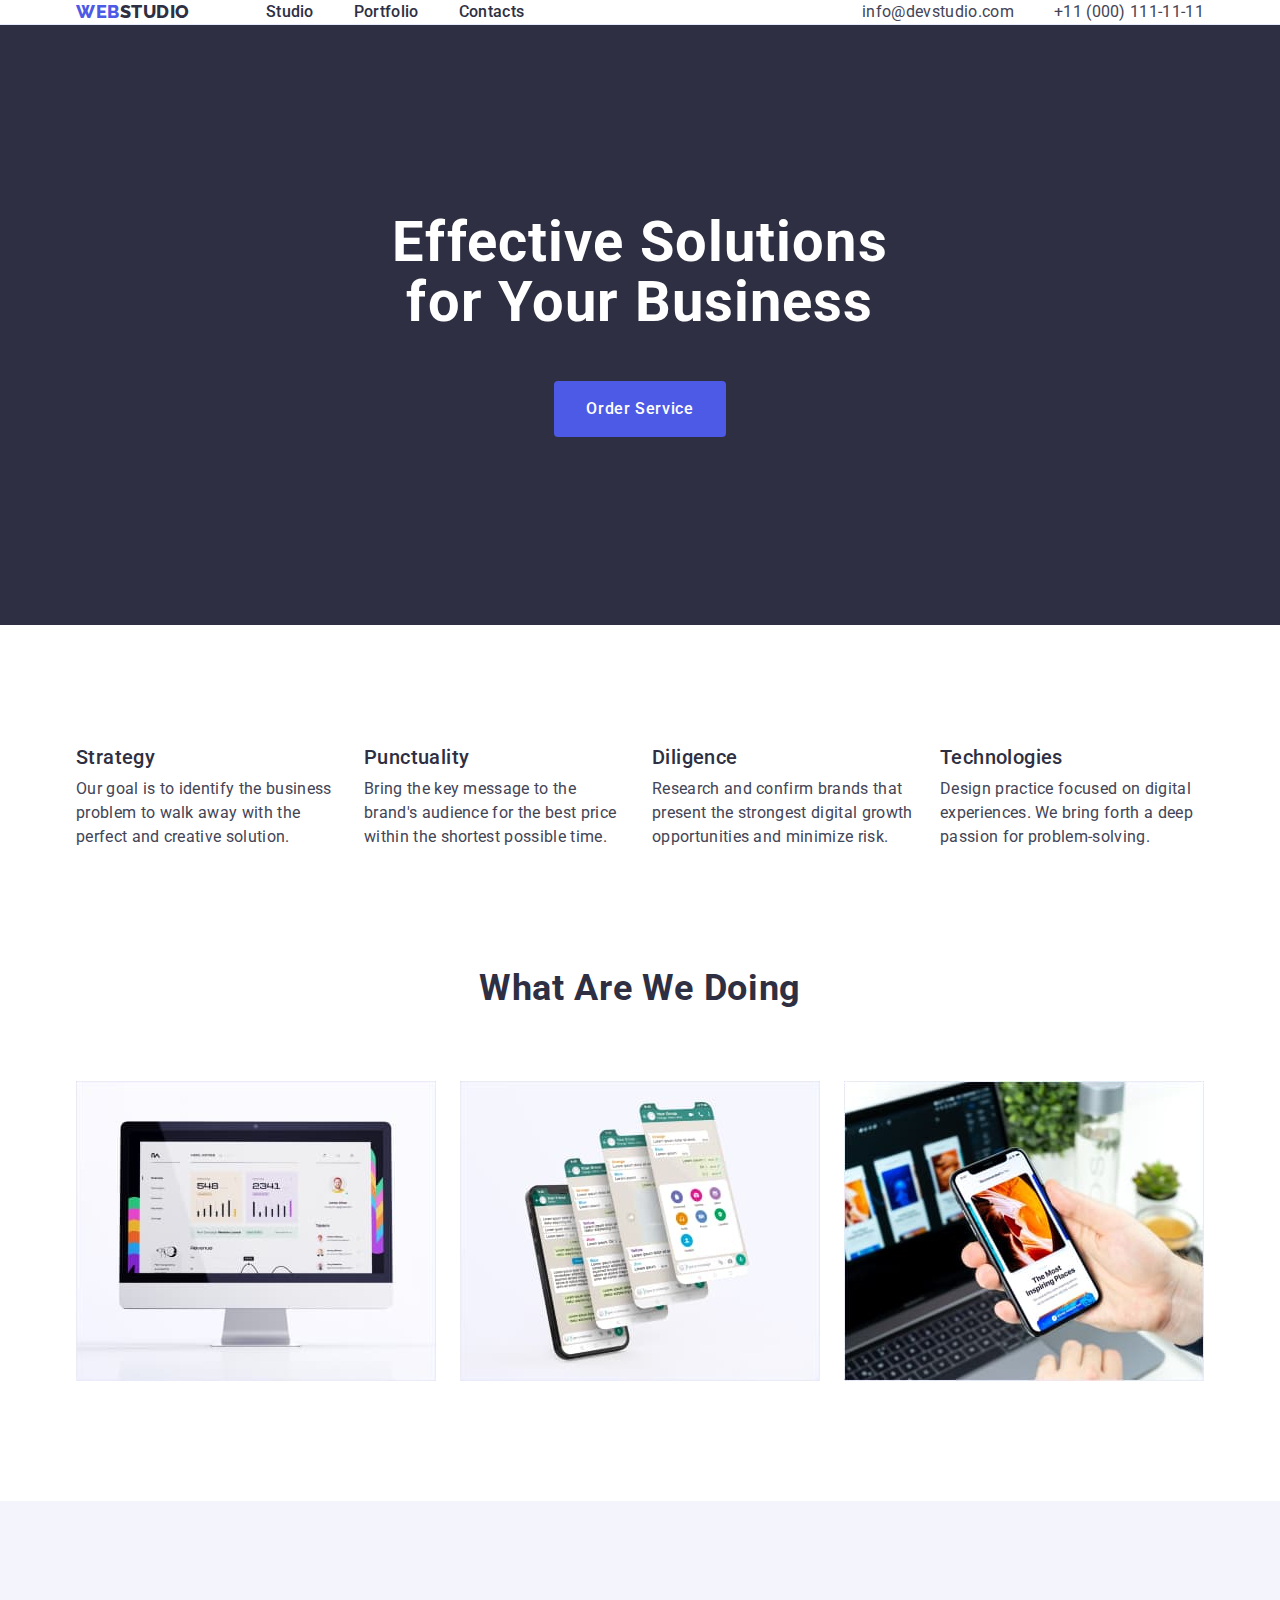
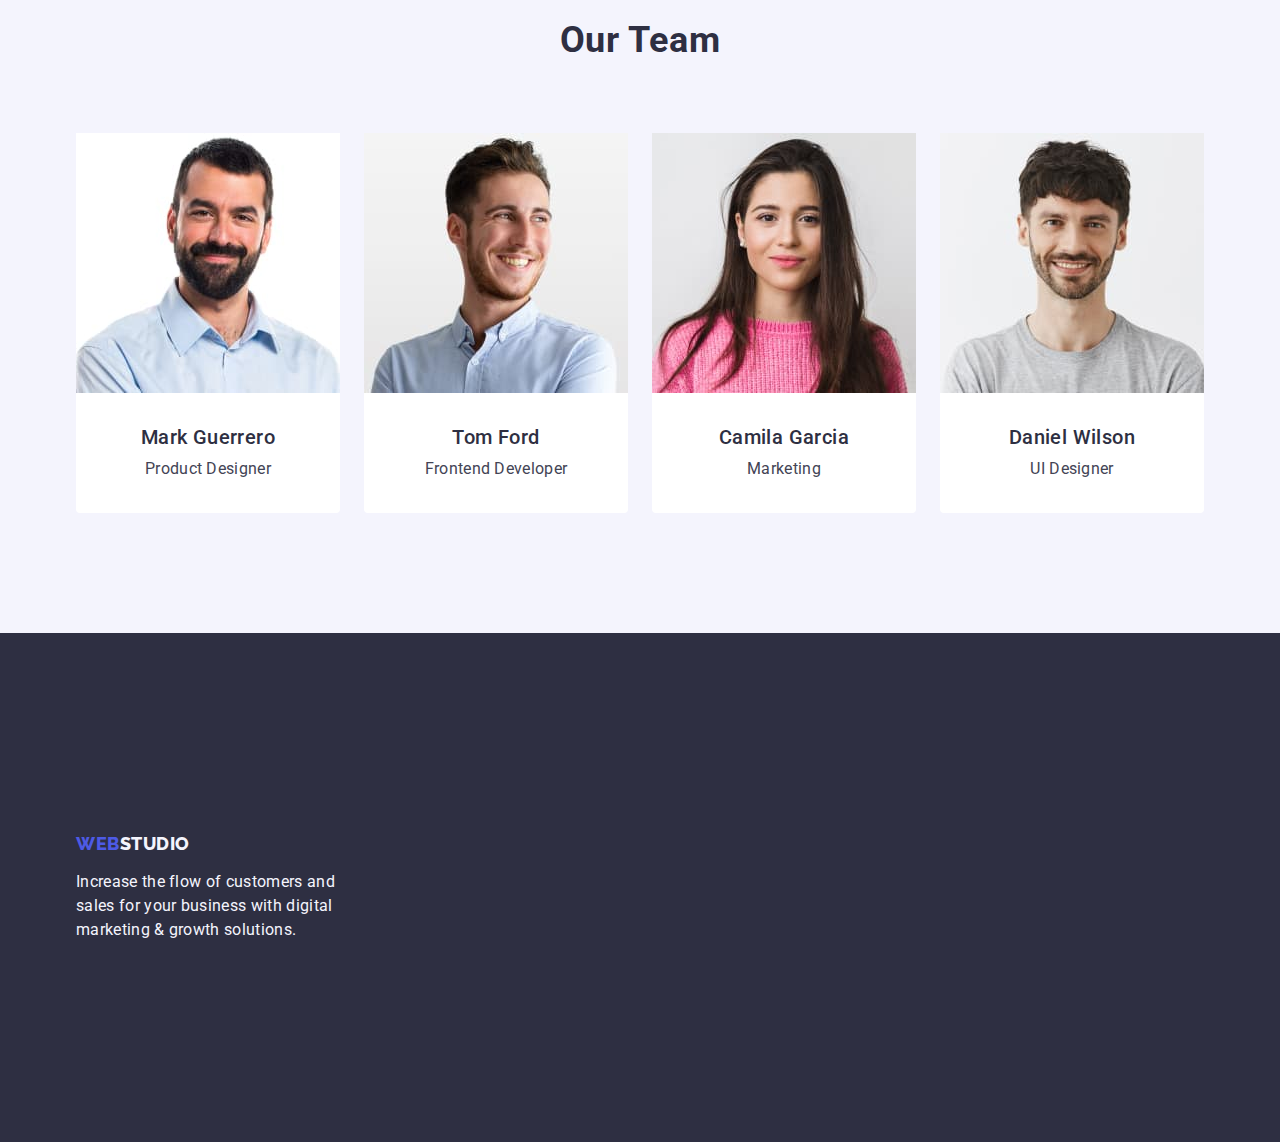
<file: index.html>
<!DOCTYPE html>
<html lang="en">
  <head>
    <meta charset="UTF-8" />
    <meta http-equiv="X-UA-Compatible" content="IE=edge" />
    <meta name="viewport" content="width=device-width, initial-scale=1.0" />
    <link rel="preconnect" href="https://fonts.googleapis.com" />
    <link rel="preconnect" href="https://fonts.gstatic.com" crossorigin />
    <link
      href="https://fonts.googleapis.com/css2?family=Raleway:wght@800&family=Roboto:wght@400;500;700;900&display=swap"
      rel="stylesheet"
    />
    <link rel="stylesheet" href="https://cdnjs.cloudflare.com/ajax/libs/modern-normalize/2.0.0/modern-normalize.min.css" integrity="sha512-4xo8blKMVCiXpTaLzQSLSw3KFOVPWhm/TRtuPVc4WG6kUgjH6J03IBuG7JZPkcWMxJ5huwaBpOpnwYElP/m6wg==" crossorigin="anonymous" referrerpolicy="no-referrer" />
    <link rel="stylesheet" href="./css/styles.css" />
    <title>Document</title>
  </head>
  <body>
    <header class="webstudio-header">
      <div class="header-cntainer container">
        <nav class="header-navigation">
          <a class="header-logo link" href="./index.html"
            >Web<span class="header-web">Studio</span></a
          >
          <ul class="list">
            <li class="list-item">
              <a class="list-item-link link" href="./index.html">Studio</a>
            </li>
            <li class="list-item">
              <a class="list-item-link link" href="./portfolio.html"
                >Portfolio</a
              >
            </li>
            <li class="list-item">
              <a class="list-item-link link" href="">Contacts</a>
            </li>
          </ul>
        </nav>
        <address class="contacts">
          <ul class="adress-list list">
            <li class="header-link">
              <a class="contacts-link link" href="mailto:info@devstudio.com"
                >info@devstudio.com</a
              >
            </li>
            <li class="header-link">
              <a class="contacts-link link" href="tel:+110001111111"
                >+11 (000) 111-11-11</a
              >
            </li>
          </ul>
        </address>
      </div>
    </header>
    <main>
      <section class="hero">
        <div class="hero-contanier container">
          <h1 class="hero-tittle">Effective Solutions for Your Business</h1>
          <button class="hero-btn" type="button">Order Service</button>
        </div>
      </section>

      <section class="benefits section">
        <div class="container">
          <h2 class="visually-hidden">Benefits</h2>
          <ul class="list">
            <li class="benefits-item">
              <h3 class="benefits-tittle">Strategy</h3>
              <p class="benefits-text">
                Our goal is to identify the business problem to walk away with
                the perfect and creative solution.
              </p>
            </li>
            <li class="benefits-item">
              <h3 class="benefits-tittle">Punctuality</h3>
              <p class="benefits-text">
                Bring the key message to the brand's audience for the best price
                within the shortest possible time.
              </p>
            </li>
            <li class="benefits-item">
              <h3 class="benefits-tittle">Diligence</h3>
              <p class="benefits-text">
                Research and confirm brands that present the strongest digital
                growth opportunities and minimize risk.
              </p>
            </li>
            <li class="benefits-item">
              <h3 class="benefits-tittle">Technologies</h3>
              <p class="benefits-text">
                Design practice focused on digital experiences. We bring forth a
                deep passion for problem-solving.
              </p>
            </li>
          </ul>
        </div>
      </section>

      <section class="what section">
        <div class="container">
          <h2 class="what-tittle">What are we doing</h2>
          <ul class="list">
            <li class="what-item">
              <img src="./images/img_1.jpg" alt="computer" width="360" />
            </li>
            <li class="what-item">
              <img src="./images/img_2.jpg" alt="phone" width="360" />
            </li>
            <li class="what-item">
              <img
                src="./images/img_3.jpg"
                alt="computer with phone"
                width="360"
              />
            </li>
          </ul>
        </div>
      </section>

      <section class="team section">
        <div class="container">
          <h2 class="team-tittle">Our Team</h2>
          <ul class="list">
            <li class="team-list">
              <img
                src="./images/Team_Card_1.jpg"
                alt="Mark Guerrero photo"
                width="264"
              />
              <div class="team-list-text">
                <h3 class="team-subtittle">Mark Guerrero</h3>
                <p class="team-text">Product Designer</p>
              </div>
            </li>
            <li class="team-list">
              <img
                src="./images/Team_Card_2.jpg"
                alt="Tom Ford photo"
                width="264"
              />
              <div class="team-list-text">
                <h3 class="team-subtittle">Tom Ford</h3>
                <p class="team-text">Frontend Developer</p>
              </div>
            </li>
            <li class="team-list">
              <img
                src="./images/Team_Card_3.jpg"
                alt="Camila Garcia photo"
                width="264"
              />
              <div class="team-list-text">
                <h3 class="team-subtittle">Camila Garcia</h3>
                <p class="team-text">Marketing</p>
              </div>
            </li>
            <li class="team-list">
              <img
                src="./images/Team_Card_4.jpg"
                alt="Daniel Wilson photo"
                width="264"
              />
              <div class="team-list-text">
                <h3 class="team-subtittle">Daniel Wilson</h3>
                <p class="team-text">UI Designer</p>
              </div>
            </li>
          </ul>
        </div>
      </section>
    </main>
    <footer class="footer">
      <div class="container footer-container">
        <a class="header-logo link" href="./index.html"
          >Web<span class="header-web">Studio</span></a
        >
        <p class="footer-text">
          Increase the flow of customers and sales for your business with
          digital marketing & growth solutions.
        </p>
      </div>
    </footer>
  </body>
</html>
</file>
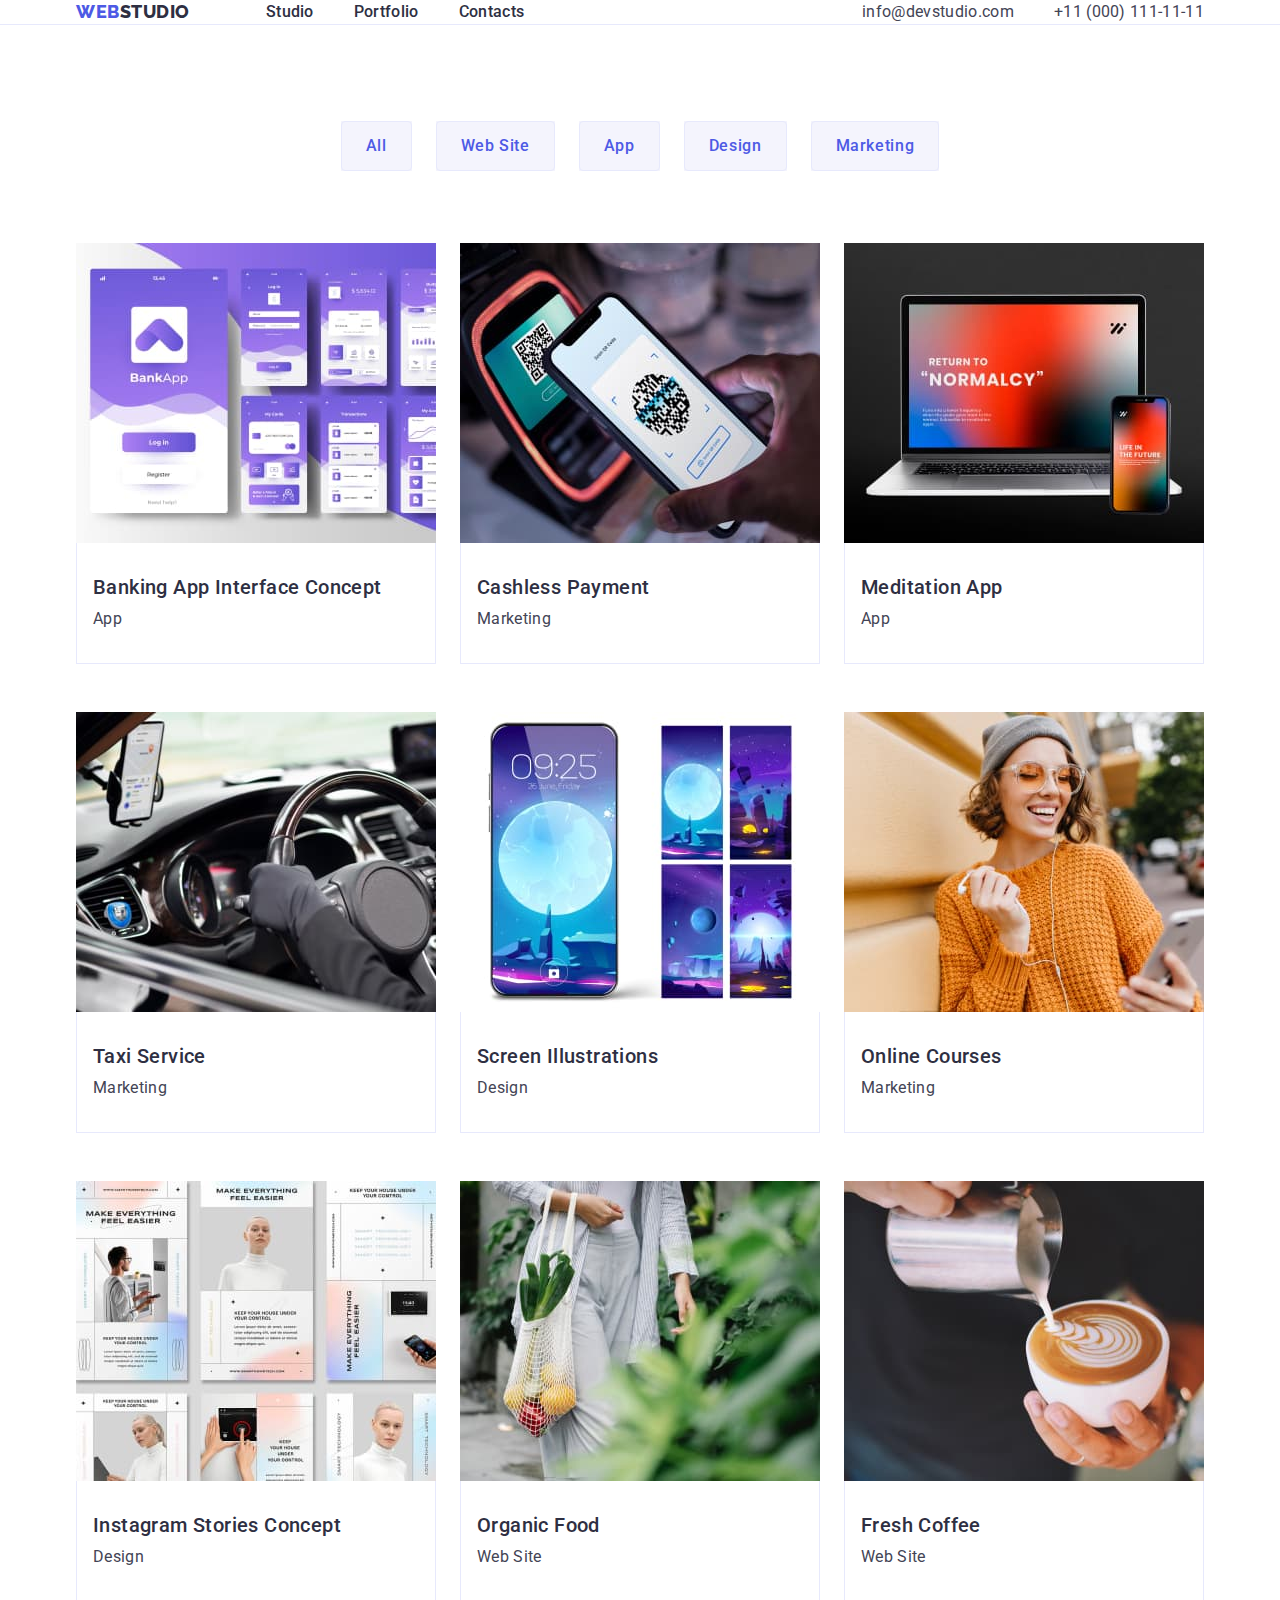
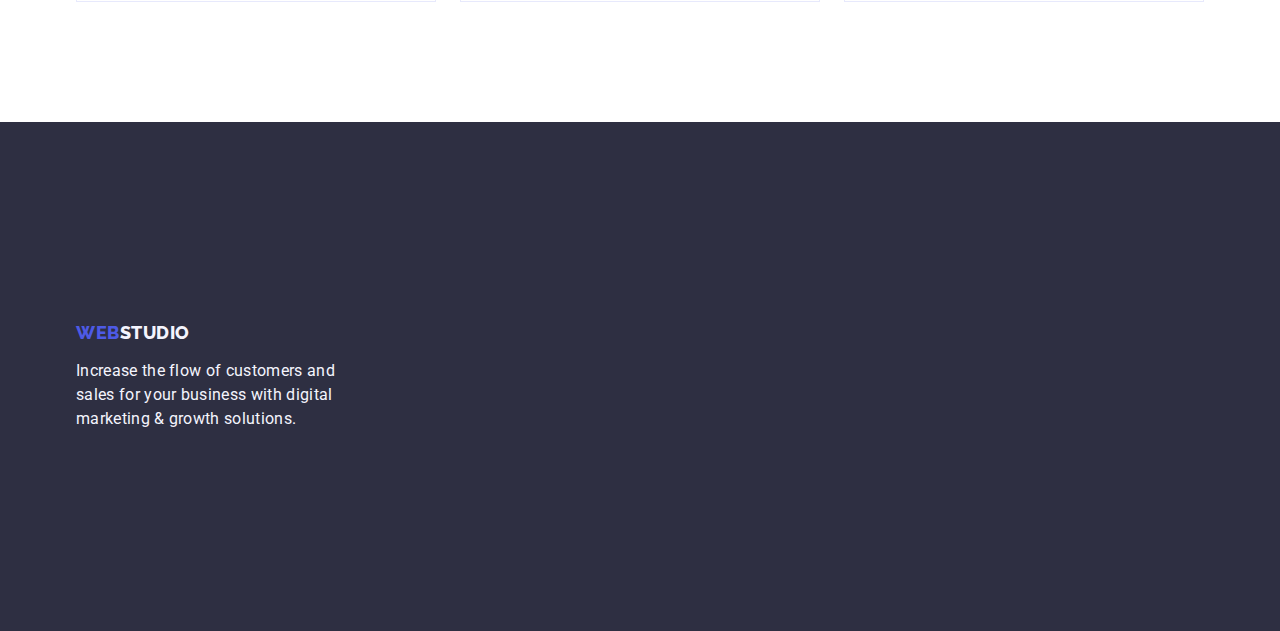
<file: portfolio.html>
<!DOCTYPE html>
<html lang="en">
  <head>
    <meta charset="UTF-8" />
    <meta http-equiv="X-UA-Compatible" content="IE=edge" />
    <meta name="viewport" content="width=device-width, initial-scale=1.0" />
    <link rel="preconnect" href="https://fonts.googleapis.com" />
    <link rel="preconnect" href="https://fonts.gstatic.com" crossorigin />
    <link
      href="https://fonts.googleapis.com/css2?family=Raleway:wght@800&family=Roboto:wght@400;500;700;900&display=swap"
      rel="stylesheet"
    />
    <link
      rel="stylesheet"
      href="https://cdnjs.cloudflare.com/ajax/libs/modern-normalize/2.0.0/modern-normalize.min.css"
      integrity="sha512-4xo8blKMVCiXpTaLzQSLSw3KFOVPWhm/TRtuPVc4WG6kUgjH6J03IBuG7JZPkcWMxJ5huwaBpOpnwYElP/m6wg=="
      crossorigin="anonymous"
      referrerpolicy="no-referrer"
    />
    <link rel="stylesheet" href="./css/styles.css" />
    <title>Document</title>
  </head>
  <body>
    <header class="webstudio-header">
      <div class="header-cntainer container">
        <nav class="header-navigation">
          <a class="header-logo link" href="./index.html"
            >Web<span class="header-web">Studio</span></a
          >
          <ul class="list">
            <li class="list-item">
              <a class="list-item-link link" href="./index.html">Studio</a>
            </li>
            <li class="list-item">
              <a class="list-item-link link" href="./portfolio.html"
                >Portfolio</a
              >
            </li>
            <li class="list-item">
              <a class="list-item-link link" href="">Contacts</a>
            </li>
          </ul>
        </nav>
        <address class="contacts">
          <ul class="adress-list list">
            <li class="header-link">
              <a class="contacts-link link" href="mailto:info@devstudio.com"
                >info@devstudio.com</a
              >
            </li>
            <li class="header-link">
              <a class="contacts-link link" href="tel:+110001111111"
                >+11 (000) 111-11-11</a
              >
            </li>
          </ul>
        </address>
      </div>
    </header>
    <main>
      <section class="categories section">
        <div class="container categories-container">
          <h1 class="visually-hidden">Categories</h1>
          <ul class="list ">
            <li class="categories-btn">
              <button class="categories-btn cat-btn" type="button">All</button>
            </li>
            <li class="categories-btn">
              <button class="categories-btn cat-btn" type="button">
                Web Site
              </button>
            </li>
            <li class="categories-btn">
              <button class="categories-btn cat-btn" type="button">App</button>
            </li>
            <li class="categories-btn">
              <button class="categories-btn cat-btn" type="button">
                Design
              </button>
            </li>
            <li class="categories-btn">
              <button class="categories-btn cat-btn" type="button">
                Marketing
              </button>
            </li>
          </ul>
          <ul class="portfolio-list">
            <li class="categories-item">
              <a class="link" href="">
                <img
                  src="./images/img_h2_1.jpg"
                  alt="Banking App Interface"
                  width="360"
                />
                <div class="categories-item-text">
                  <h2 class="portfolio-subtittle">
                    Banking App Interface Concept
                  </h2>
                  <p class="portfolio-text">App</p>
                </div>
              </a>
            </li>
            <li class="categories-item">
              <a class="link" href="">
                <img
                  src="./images/img_h2_2.jpg"
                  alt="Cashless Payment"
                  width="360"
                />
                <div class="categories-item-text">
                  <h2 class="portfolio-subtittle">Cashless Payment</h2>
                  <p class="portfolio-text">Marketing</p>
                </div>
              </a>
            </li>
            <li class="categories-item">
              <a class="link" href="">
                <img
                  src="./images/img_h2_3.jpg"
                  alt="Meditation App"
                  width="360"
                />
                <div class="categories-item-text">
                  <h2 class="portfolio-subtittle">Meditation App</h2>
                  <p class="portfolio-text">App</p>
                </div>
              </a>
            </li>
            <li class="categories-item">
              <a class="link" href="">
                <img
                  src="./images/img_h2_4.jpg"
                  alt="Taxi Service"
                  width="360"
                />
                <div class="categories-item-text">
                  <h2 class="portfolio-subtittle">Taxi Service</h2>
                  <p class="portfolio-text">Marketing</p>
                </div>
              </a>
            </li>
            <li class="categories-item">
              <a class="link" href="">
                <img
                  src="./images/img_h2_5.jpg"
                  alt="Screen Illustrations"
                  width="360"
                />
                <div class="categories-item-text">
                  <h2 class="portfolio-subtittle">Screen Illustrations</h2>
                  <p class="portfolio-text">Design</p>
                </div>
              </a>
            </li>
            <li class="categories-item">
              <a class="link" href="">
                <img
                  src="./images/img_h2_6.jpg"
                  alt="Online Courses"
                  width="360"
                />
                <div class="categories-item-text">
                  <h2 class="portfolio-subtittle">Online Courses</h2>
                  <p class="portfolio-text">Marketing</p>
                </div>
              </a>
            </li>
            <li class="categories-item">
              <a class="link" href="">
                <img
                  src="./images/img_h2_7.jpg"
                  alt="Instagram Stories Concept"
                  width="360"
                />
                <div class="categories-item-text">
                  <h2 class="portfolio-subtittle">Instagram Stories Concept</h2>
                  <p class="portfolio-text">Design</p>
                </div>
              </a>
            </li>
            <li class="categories-item">
              <a class="link" href="">
                <img
                  src="./images/img_h2_8.jpg"
                  alt="Organic Food"
                  width="360"
                />
                <div class="categories-item-text">
                  <h2 class="portfolio-subtittle">Organic Food</h2>
                  <p class="portfolio-text">Web Site</p>
                </div>
              </a>
            </li>
            <li class="categories-item">
              <a class="link" href="">
                <img
                  src="./images/img_h2_9.jpg"
                  alt="Fresh Coffee"
                  width="360"
                />
                <div class="categories-item-text">
                  <h2 class="portfolio-subtittle">Fresh Coffee</h2>
                  <p class="portfolio-text">Web Site</p>
                </div>
              </a>
            </li>
          </ul>
        </div>
      </section>
    </main>
    <footer class="footer">
      <div class="container footer-container">
        <a class="header-logo link" href="./index.html"
          >Web<span class="header-web">Studio</span></a
        >
        <p class="footer-text">
          Increase the flow of customers and sales for your business with
          digital marketing & growth solutions.
        </p>
      </div>
    </footer>
  </body>
</html>
</file>
<file: css/styles.css>
:root{
   --main-background: #FFFFFF;
   --color-logo: #4d5ae5;
   --color-sublogo:  #2e2f42;
   --color-adress: #434455;
   --list-color: #2e2f42;
   --sub-background: #2e2f42;
   --subtittle-color: #2e2f42;
   --footer-text: #F4F4FD;
   --portfolio-btn: #F4F4FD;
   --text-color: #434455;
}
/*-----------------------------------------*/
*{
	padding: 0;
	margin: 0;
	border: 0;
}
*,*:before,*:after{
	-moz-box-sizing: border-box;
	-webkit-box-sizing: border-box;
	box-sizing: border-box;
}
input,button,textarea{font-family:inherit;}
input::-ms-clear{display: none;}
button{cursor: pointer;}
button::-moz-focus-inner {padding:0;border:0;}
a, a:visited{text-decoration: none;}
a:hover{text-decoration: none;}
ul li{list-style: none;}
img{
   display: block;
}
/*-------------------------------------------*/
body{
   font-family: "Roboto", sans-serif;
   color: #434455;
   background-color: #FFFFFF;
   background-color: var(--main-background);
}

.section{
   padding-bottom: 120px;
}

.container {
   width: 1158px;
   margin: 0 auto;
   padding: 0 15px 0 15px;
}

.visually-hidden{
   position: absolute;
   width: 1px;
   height: 1px;
   margin: -1px;
   border: 0;
   padding: 0;
   white-space: nowrap;
   clip-path: inset(100%);
   clip: rect(0 0 0 0);
   overflow: hidden;
}
/*--------------HEADER-------------------*/
.webstudio-header{
   border-bottom: 1px solid #e7e9fc;
}
.header-navigation {
   display: flex;
   align-items: center;
   
}

.header-cntainer{
   display: flex;
   
}

.header-logo {
   font-family: 'Raleway', sans-serif;
   font-style: normal;
   font-weight: 800;
   font-size: 18px;
   line-height: 1.17;
   letter-spacing: 0.03em;
   text-transform: uppercase;
   color: var(--color-logo);
   margin-right: 76px;
}
.header-web{
   color: var(--color-sublogo);
}
.link{
   text-decoration: none;
}
.header-menu {
   font-weight: 500;
   font-size: 16px;
   line-height: 1.5;
   letter-spacing: 0.02em;
   color: #2E2F42;
}
.list{
   list-style: none;
   display: flex;
   gap: 40px;
}
.list-item{
   font-weight: 500;
   font-size: 16px;
   line-height: 1.5;
   letter-spacing: 0.02em; 
}
.list-item-link{
   padding: 24px 0;
}
.list-item a{
   color: var(--list-color);
}
.list-item-link{
   color: var(--list-color);
}
.list-item a:hover,
.list-item a:focus{
   color: #404bbf;
}
address{
   font-style: normal;
}
.header-link{
   
}
.contacts{
   margin-left: auto;
}
.contacts-link:hover,
.contacts-link:focus{
   color: #404bbf;
}
.contacts-link{
   font-size: 16px;
   line-height: 1.5;
   letter-spacing: 0.02em;
   color: var(--color-adress);
}

/*------------------HERO-----------------*/
.hero{
   background-color: var(--sub-background);
   padding: 188px 0;
}
.hero-contanier{
   
}
.hero-tittle {
   font-weight: 700;
font-size: 56px;
line-height: 1.07;
text-align: center;
letter-spacing: 0.02em;
color: #FFFFFF;
max-width: 496px;
text-align: center;
margin: 0 auto;
margin-bottom: 48px;
}
.hero-btn {
   display: block;
   background-color: #4D5AE5;
   font-family: "Roboto", sans-serif;
   font-weight: 500;
font-size: 16px;
line-height: 1.5;
letter-spacing: 0.04em;
color: #FFFFFF;
cursor: pointer;
padding: 16px 32px;
margin: 0 auto;
min-width: 169px;
border-radius: 4px;
}
.hero-btn:hover,
.hero-btn:focus{
   background-color: #404BBF;
}

/*------------------BENEFITS-----------------*/
.list {
}
.benefits .list{
   gap: 24px;
  
}
.benefits{
   padding-top: 120px;
  
}
.benefits-tittle{
   font-weight: 500;
font-size: 20px;
line-height: 24px;
letter-spacing: 0.02em;
color: var(--subtittle-color);
margin-bottom: 8px; 
}
.benefits-item{
   width: calc((100% - 72px)/4);
}
.benefits-text {
   line-height: 1.5;
   letter-spacing: 0.02em;
}

/*------------------WHAT-----------------*/
.what{

}
.what-tittle{
   font-size: 36px;
line-height: 1.11;
text-align: center;
letter-spacing: 0.02em;
text-transform: capitalize;
color: var(--subtittle-color);
margin-bottom: 72px;
}
.what .list{
   gap: 24px;
}
.what-item{
   width: calc((100% - 48px)/3);
}
/*------------------TEAM-----------------*/
.team{
   background-color: #F4F4FD;
   padding: 120px 0;
   
}
.team-tittle {
   font-size: 36px;
line-height: 1.11;
text-align: center;
letter-spacing: 0.02em;
text-transform: capitalize;
color: var(--subtittle-color);
margin-bottom: 72px;
}
.team .list{
   gap: 24px;
}
.team-list {
   background-color: #FFFFFF;
   width: calc((100% - 72px)/4);
   border-radius: 0px 0px 4px 4px;
}
.team-list-text{
   padding: 32px 16px;
}
.team-subtittle {
   font-weight: 500;
font-size: 20px;
line-height: 1.2;
text-align: center;
letter-spacing: 0.02em;
color: var(--subtittle-color);
margin-bottom: 8px;
}
.team-text {
font-size: 16px;
line-height: 1.5;
text-align: center;
letter-spacing: 0.02em;
color: var(--color-adress);
}

/*------------------FOOTER-----------------*/
.footer {
   background-color: var(--sub-background);
   padding: 100px 0;
}
.footer-container{
   padding-bottom: 100px;
   padding-top: 100px;
}
.footer-container a{
   margin-bottom: 16px;
   display: block;
}
.footer-container p{
   max-width: 264px;
}
.footer span{
   color: #f4f4fd;
}
.footer-text {
   line-height: 1.5;
   letter-spacing: 0.02em;
   color: var(--footer-text);
}
.footer a{
   display: inline-block;
}

/*------------------PORTFOLIO-----------------*/
/*------------------CATEGORIES-----------------*/
.categories{
   padding: 96px 0 120px 0;
}
.categories-container{
   
}
.categories .list{
   flex-wrap: wrap;
   gap: 24px;
   /*column-gap: 24px;
   row-gap: 48px;*/
   justify-content: center;
   margin-bottom: 72px;
}

.portfolio-list{
   display: flex;
   gap: 48px 24px;
   flex-wrap: wrap;
   
}
.categories-item{
   width: calc((100% - 48px)/3);
   
}

.categories-item-text{
   padding: 32px 16px;
   border: 1px solid #e7e9fc;
   border-top: none; 
}
.categories-item-text h2{
   margin-bottom: 8px;
   
}
.cat-btn{
   font-family: "Roboto", sans-serif;
font-weight: 500;
font-size: 16px;
line-height: 1.5;
text-align: center;
letter-spacing: 0.04em;
color: var(--color-logo);
background-color: var(--portfolio-btn);
padding: 12px 24px;
border: 1px solid #e7e9fc;
border-radius: 4px;
}
.cat-btn:hover,
.cat-btn:focus{
   color: #FFFFFF;
   background-color: #404BBF;
   cursor: pointer;
   border: 1px solid transparent
}
.categories-btn{
   font-family: "Roboto", sans-serif;
font-weight: 500;
font-size: 16px;
line-height: 1.5;
text-align: center;
letter-spacing: 0.04em;
color: var(--color-logo);
background-color: var(--portfolio-btn);
}
.portfolio-subtittle{
   font-weight: 500;
font-size: 20px;
line-height: 1.2;
letter-spacing: 0.02em;
color: var(--subtittle-color);
}
.portfolio-text{
font-size: 16px;
line-height: 1.5;
letter-spacing: 0.02em;
color: var(--text-color);
}
</file>
